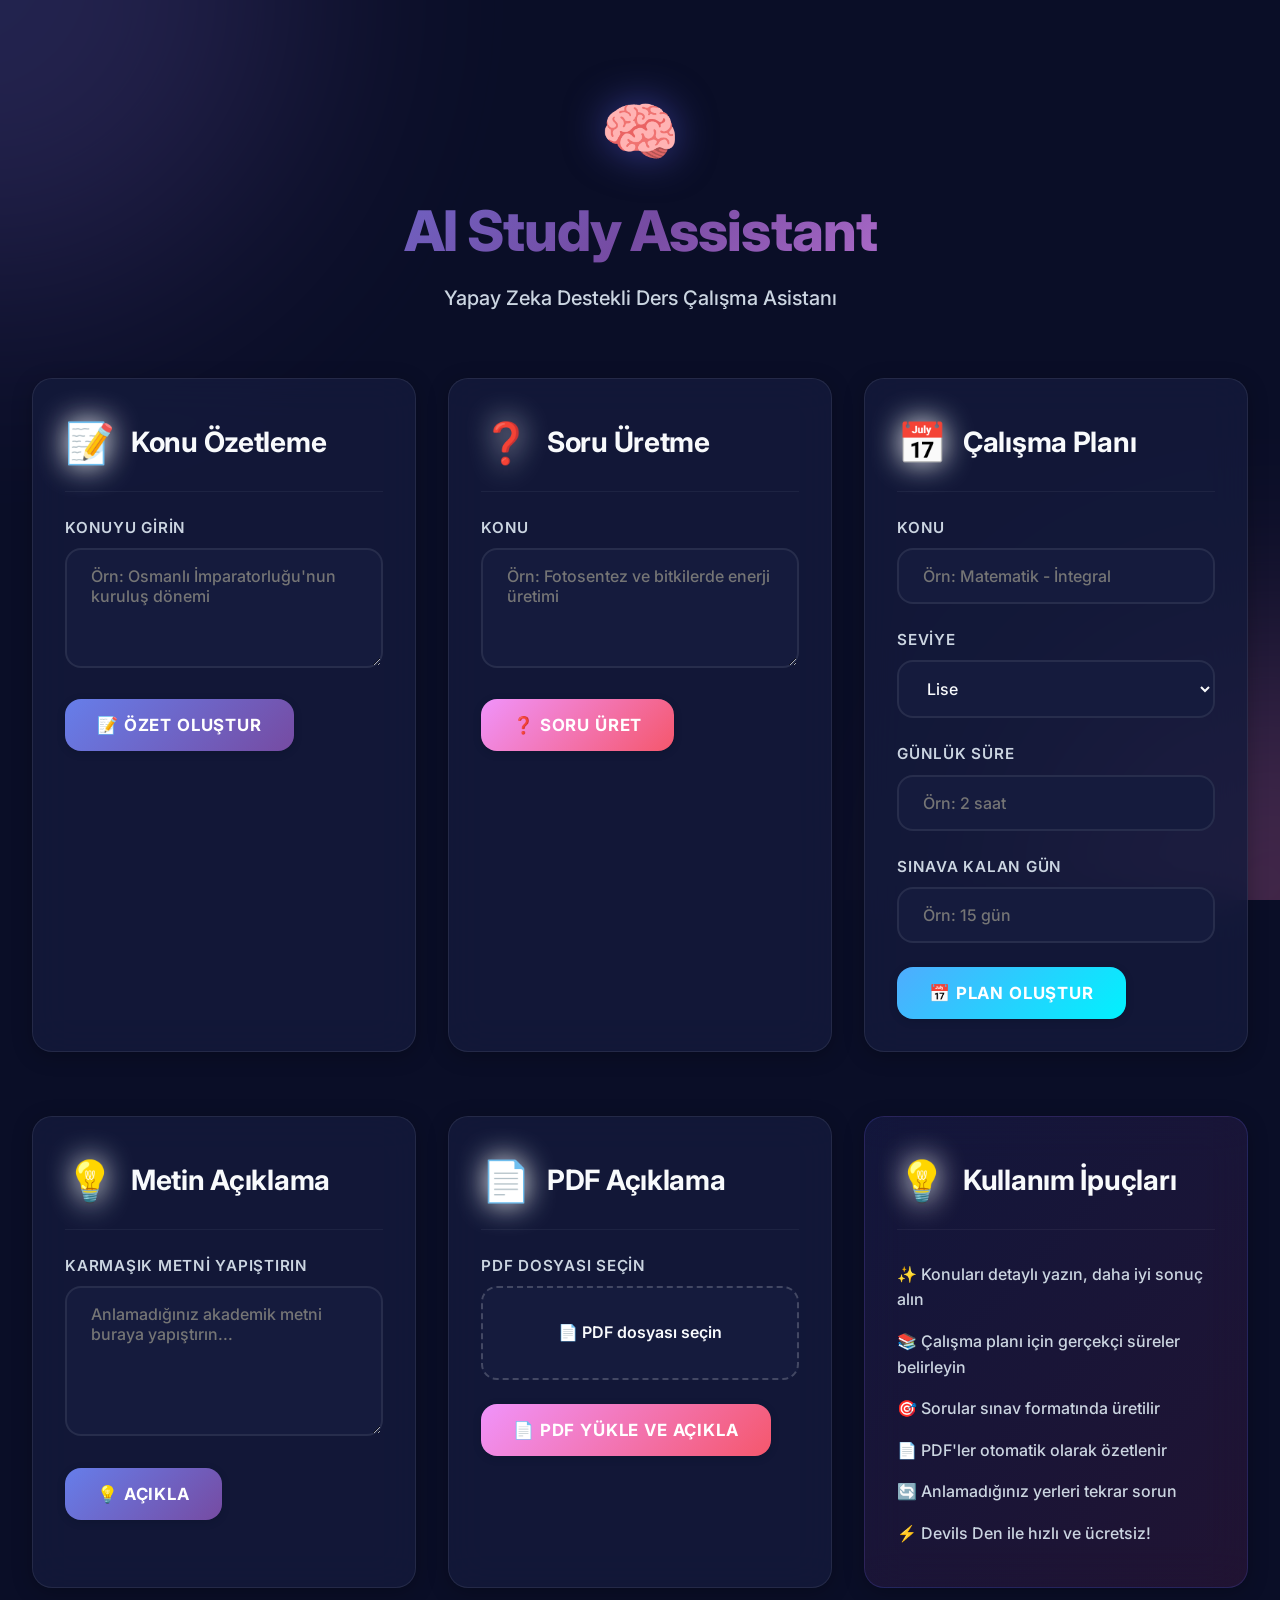
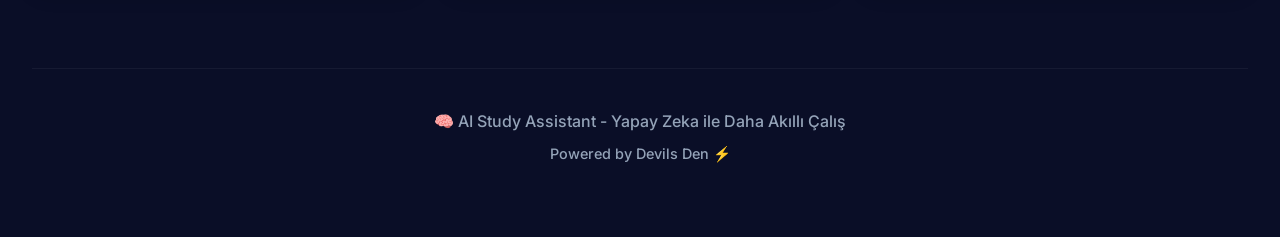
<file: frontend/index.html>
<!DOCTYPE html>
<html lang="tr">

<head>
    <meta charset="UTF-8">
    <meta name="viewport" content="width=device-width, initial-scale=1.0">
    <meta name="description"
        content="Yapay zeka destekli ders çalışma asistanı - Konu özetleme, soru üretme ve çalışma planı oluşturma">
    <title>🧠 AI Study Assistant - Yapay Zeka Destekli Ders Çalışma Asistanı</title>

    <!-- Google Fonts -->
    <link rel="preconnect" href="https://fonts.googleapis.com">
    <link rel="preconnect" href="https://fonts.gstatic.com" crossorigin>
    <link href="https://fonts.googleapis.com/css2?family=Inter:wght@400;500;600;700&display=swap" rel="stylesheet">

    <!-- Styles -->
    <link rel="stylesheet" href="style.css">
</head>

<body>
    <!-- Animated Background -->
    <div class="animated-bg"></div>

    <!-- Main Container -->
    <div class="container">
        <!-- Header -->
        <header>
            <div class="logo">🧠</div>
            <h1>AI Study Assistant</h1>
            <p class="subtitle">Yapay Zeka Destekli Ders Çalışma Asistanı</p>
        </header>

        <!-- Main Grid -->
        <div class="grid">
            <!-- 1. Konu Özetleme -->
            <div class="card" style="animation-delay: 0.1s;">
                <div class="card-header">
                    <span class="card-icon">📝</span>
                    <h2 class="card-title">Konu Özetleme</h2>
                </div>
                <div class="input-group">
                    <label for="konu-input">Konuyu Girin</label>
                    <textarea id="konu-input" placeholder="Örn: Osmanlı İmparatorluğu'nun kuruluş dönemi"></textarea>
                </div>
                <button id="ozet-btn" class="btn btn-primary" onclick="konuOzetle()">
                    📝 Özet Oluştur
                </button>
                <div id="ozet-result" class="result-box hidden"></div>
            </div>

            <!-- 2. Soru Üretme -->
            <div class="card" style="animation-delay: 0.2s;">
                <div class="card-header">
                    <span class="card-icon">❓</span>
                    <h2 class="card-title">Soru Üretme</h2>
                </div>
                <div class="input-group">
                    <label for="soru-konu-input">Konu</label>
                    <textarea id="soru-konu-input"
                        placeholder="Örn: Fotosentez ve bitkilerde enerji üretimi"></textarea>
                </div>
                <button id="soru-btn" class="btn btn-secondary" onclick="soruUret()">
                    ❓ Soru Üret
                </button>
                <div id="soru-result" class="result-box hidden"></div>
            </div>

            <!-- 3. Çalışma Planı -->
            <div class="card" style="animation-delay: 0.3s;">
                <div class="card-header">
                    <span class="card-icon">📅</span>
                    <h2 class="card-title">Çalışma Planı</h2>
                </div>
                <div class="input-group">
                    <label for="plan-konu-input">Konu</label>
                    <input type="text" id="plan-konu-input" placeholder="Örn: Matematik - İntegral">
                </div>
                <div class="input-group">
                    <label for="seviye-select">Seviye</label>
                    <select id="seviye-select">
                        <option value="Lise">Lise</option>
                        <option value="Üniversite">Üniversite</option>
                        <option value="Yüksek Lisans">Yüksek Lisans</option>
                    </select>
                </div>
                <div class="input-group">
                    <label for="sure-input">Günlük Süre</label>
                    <input type="text" id="sure-input" placeholder="Örn: 2 saat">
                </div>
                <div class="input-group">
                    <label for="gun-input">Sınava Kalan Gün</label>
                    <input type="text" id="gun-input" placeholder="Örn: 15 gün">
                </div>
                <button id="plan-btn" class="btn btn-accent" onclick="calismaPlanOlustur()">
                    📅 Plan Oluştur
                </button>
                <div id="plan-result" class="result-box hidden"></div>
            </div>

            <!-- 4. Metin Açıklama -->
            <div class="card" style="animation-delay: 0.4s;">
                <div class="card-header">
                    <span class="card-icon">💡</span>
                    <h2 class="card-title">Metin Açıklama</h2>
                </div>
                <div class="input-group">
                    <label for="metin-input">Karmaşık Metni Yapıştırın</label>
                    <textarea id="metin-input" placeholder="Anlamadığınız akademik metni buraya yapıştırın..."
                        style="min-height: 150px;"></textarea>
                </div>
                <button id="metin-btn" class="btn btn-primary" onclick="metinAcikla()">
                    💡 Açıkla
                </button>
                <div id="metin-result" class="result-box hidden"></div>
            </div>

            <!-- 5. PDF Yükleme -->
            <div class="card" style="animation-delay: 0.5s;">
                <div class="card-header">
                    <span class="card-icon">📄</span>
                    <h2 class="card-title">PDF Açıklama</h2>
                </div>
                <div class="input-group">
                    <label>PDF Dosyası Seçin</label>
                    <div class="file-upload">
                        <input type="file" id="pdf-input" accept=".pdf">
                        <div class="file-upload-label">
                            <span>📄 PDF dosyası seçin</span>
                        </div>
                    </div>
                </div>
                <button id="pdf-btn" class="btn btn-secondary" onclick="pdfYukle()">
                    📄 PDF Yükle ve Açıkla
                </button>
                <div id="pdf-result" class="result-box hidden"></div>
            </div>

            <!-- 6. Hızlı İpuçları -->
            <div class="card tips-card" style="animation-delay: 0.6s;">
                <div class="card-header">
                    <span class="card-icon">💡</span>
                    <h2 class="card-title">Kullanım İpuçları</h2>
                </div>
                <ul>
                    <li>✨ Konuları detaylı yazın, daha iyi sonuç alın</li>
                    <li>📚 Çalışma planı için gerçekçi süreler belirleyin</li>
                    <li>🎯 Sorular sınav formatında üretilir</li>
                    <li>📄 PDF'ler otomatik olarak özetlenir</li>
                    <li>🔄 Anlamadığınız yerleri tekrar sorun</li>
                    <li>⚡ Devils Den ile hızlı ve ücretsiz!</li>
                </ul>
            </div>
        </div>

        <!-- Footer -->
        <footer style="text-align: center; padding: 2rem 0; color: var(--text-muted);">
            <p>🧠 AI Study Assistant - Yapay Zeka ile Daha Akıllı Çalış</p>
            <p style="font-size: 0.9rem; margin-top: 0.5rem;">
                Powered by Devils Den ⚡
            </p>
        </footer>
    </div>

    <!-- Scripts -->
    <script src="script.js"></script>
</body>

</html>
</file>
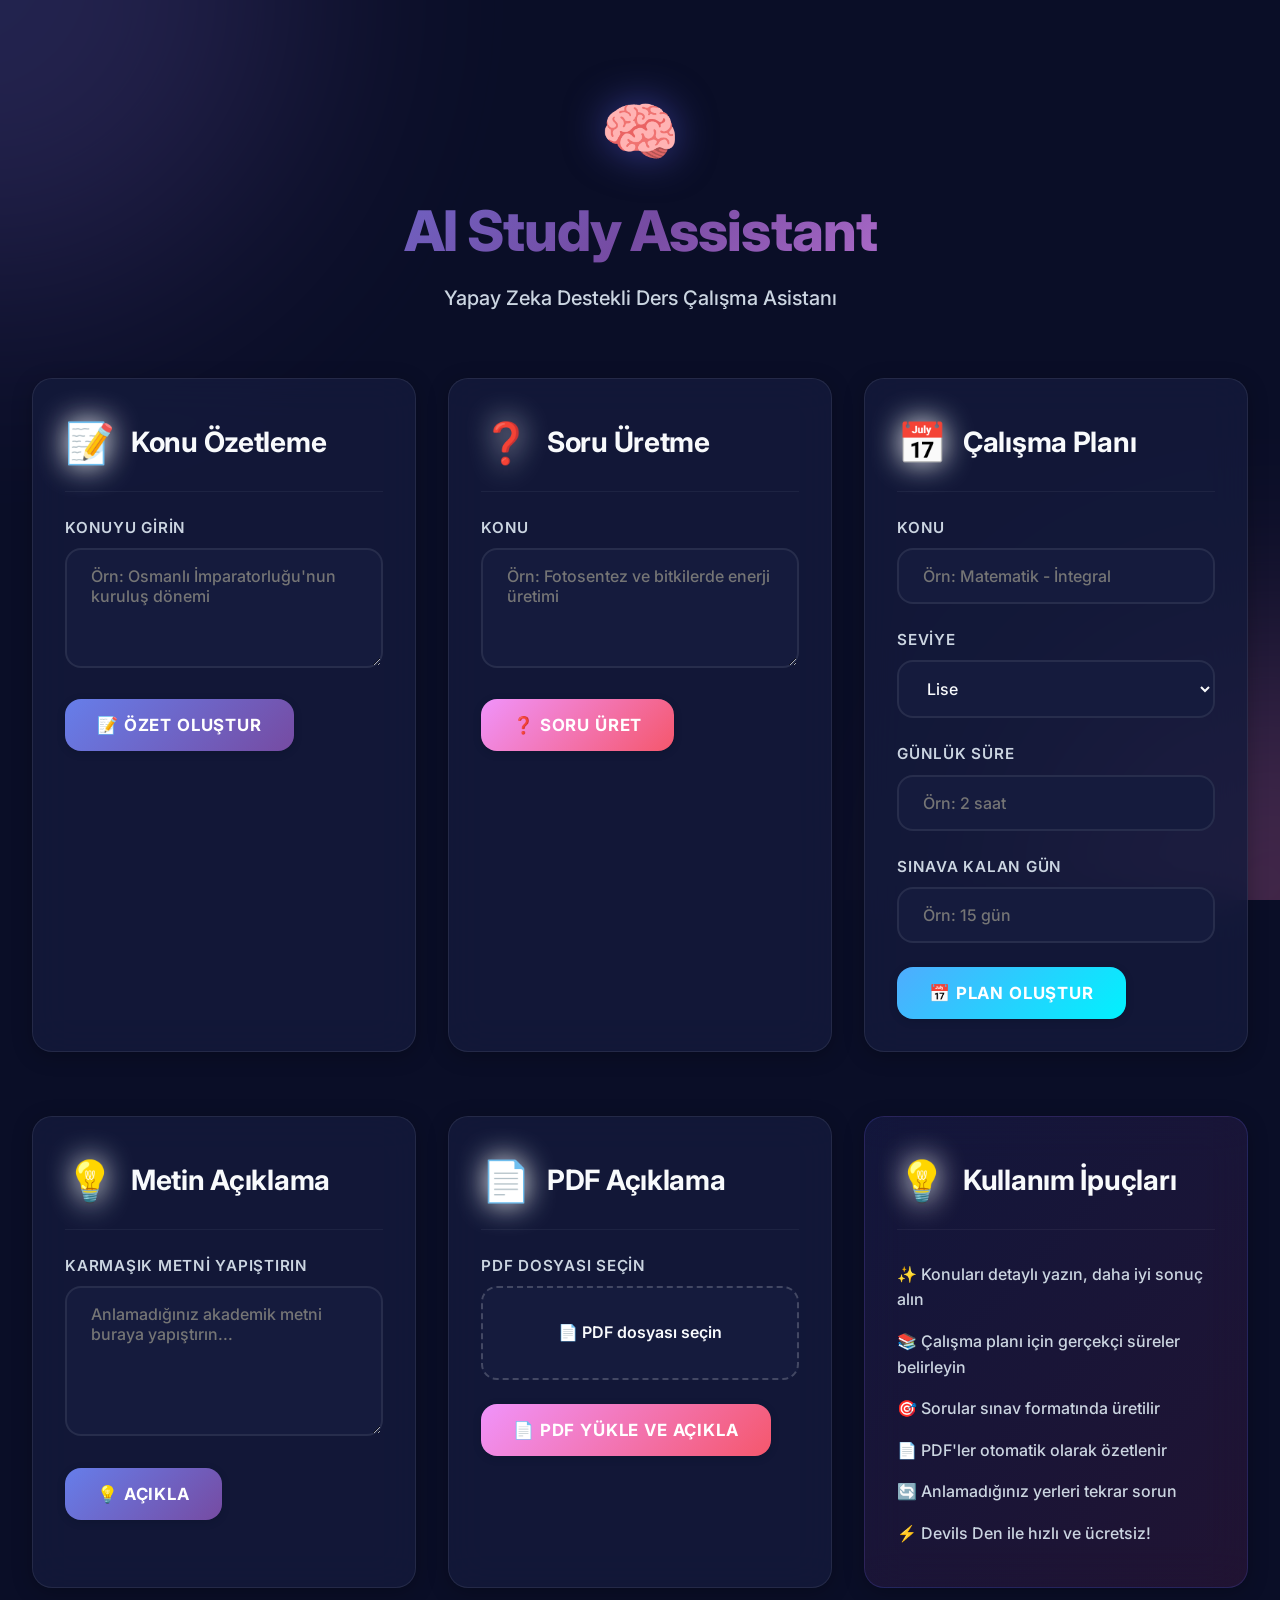
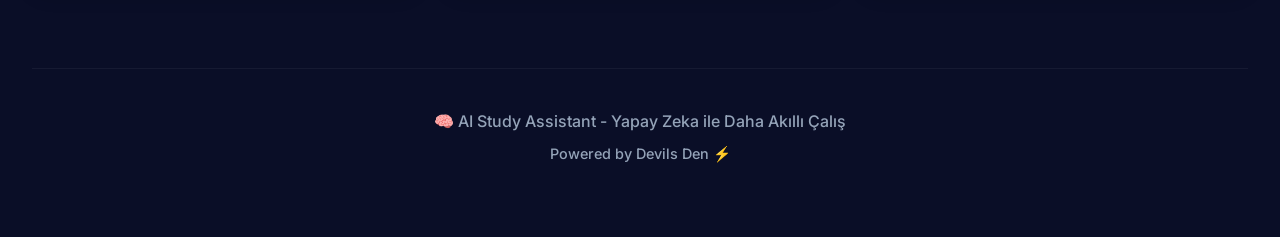
<file: public/index.html>
<!DOCTYPE html>
<html lang="tr">

<head>
    <meta charset="UTF-8">
    <meta name="viewport" content="width=device-width, initial-scale=1.0">
    <meta name="description"
        content="Yapay zeka destekli ders çalışma asistanı - Konu özetleme, soru üretme ve çalışma planı oluşturma">
    <title>🧠 AI Study Assistant - Yapay Zeka Destekli Ders Çalışma Asistanı</title>

    <!-- Google Fonts -->
    <link rel="preconnect" href="https://fonts.googleapis.com">
    <link rel="preconnect" href="https://fonts.gstatic.com" crossorigin>
    <link href="https://fonts.googleapis.com/css2?family=Inter:wght@400;500;600;700&display=swap" rel="stylesheet">

    <!-- Styles -->
    <link rel="stylesheet" href="style.css">
</head>

<body>
    <!-- Animated Background -->
    <div class="animated-bg"></div>

    <!-- Main Container -->
    <div class="container">
        <!-- Header -->
        <header>
            <div class="logo">🧠</div>
            <h1>AI Study Assistant</h1>
            <p class="subtitle">Yapay Zeka Destekli Ders Çalışma Asistanı</p>
        </header>

        <!-- Main Grid -->
        <div class="grid">
            <!-- 1. Konu Özetleme -->
            <div class="card" style="animation-delay: 0.1s;">
                <div class="card-header">
                    <span class="card-icon">📝</span>
                    <h2 class="card-title">Konu Özetleme</h2>
                </div>
                <div class="input-group">
                    <label for="konu-input">Konuyu Girin</label>
                    <textarea id="konu-input" placeholder="Örn: Osmanlı İmparatorluğu'nun kuruluş dönemi"></textarea>
                </div>
                <button id="ozet-btn" class="btn btn-primary" onclick="konuOzetle()">
                    📝 Özet Oluştur
                </button>
                <div id="ozet-result" class="result-box hidden"></div>
            </div>

            <!-- 2. Soru Üretme -->
            <div class="card" style="animation-delay: 0.2s;">
                <div class="card-header">
                    <span class="card-icon">❓</span>
                    <h2 class="card-title">Soru Üretme</h2>
                </div>
                <div class="input-group">
                    <label for="soru-konu-input">Konu</label>
                    <textarea id="soru-konu-input"
                        placeholder="Örn: Fotosentez ve bitkilerde enerji üretimi"></textarea>
                </div>
                <button id="soru-btn" class="btn btn-secondary" onclick="soruUret()">
                    ❓ Soru Üret
                </button>
                <div id="soru-result" class="result-box hidden"></div>
            </div>

            <!-- 3. Çalışma Planı -->
            <div class="card" style="animation-delay: 0.3s;">
                <div class="card-header">
                    <span class="card-icon">📅</span>
                    <h2 class="card-title">Çalışma Planı</h2>
                </div>
                <div class="input-group">
                    <label for="plan-konu-input">Konu</label>
                    <input type="text" id="plan-konu-input" placeholder="Örn: Matematik - İntegral">
                </div>
                <div class="input-group">
                    <label for="seviye-select">Seviye</label>
                    <select id="seviye-select">
                        <option value="Lise">Lise</option>
                        <option value="Üniversite">Üniversite</option>
                        <option value="Yüksek Lisans">Yüksek Lisans</option>
                    </select>
                </div>
                <div class="input-group">
                    <label for="sure-input">Günlük Süre</label>
                    <input type="text" id="sure-input" placeholder="Örn: 2 saat">
                </div>
                <div class="input-group">
                    <label for="gun-input">Sınava Kalan Gün</label>
                    <input type="text" id="gun-input" placeholder="Örn: 15 gün">
                </div>
                <button id="plan-btn" class="btn btn-accent" onclick="calismaPlanOlustur()">
                    📅 Plan Oluştur
                </button>
                <div id="plan-result" class="result-box hidden"></div>
            </div>

            <!-- 4. Metin Açıklama -->
            <div class="card" style="animation-delay: 0.4s;">
                <div class="card-header">
                    <span class="card-icon">💡</span>
                    <h2 class="card-title">Metin Açıklama</h2>
                </div>
                <div class="input-group">
                    <label for="metin-input">Karmaşık Metni Yapıştırın</label>
                    <textarea id="metin-input" placeholder="Anlamadığınız akademik metni buraya yapıştırın..."
                        style="min-height: 150px;"></textarea>
                </div>
                <button id="metin-btn" class="btn btn-primary" onclick="metinAcikla()">
                    💡 Açıkla
                </button>
                <div id="metin-result" class="result-box hidden"></div>
            </div>

            <!-- 5. PDF Yükleme -->
            <div class="card" style="animation-delay: 0.5s;">
                <div class="card-header">
                    <span class="card-icon">📄</span>
                    <h2 class="card-title">PDF Açıklama</h2>
                </div>
                <div class="input-group">
                    <label>PDF Dosyası Seçin</label>
                    <div class="file-upload">
                        <input type="file" id="pdf-input" accept=".pdf">
                        <div class="file-upload-label">
                            <span>📄 PDF dosyası seçin</span>
                        </div>
                    </div>
                </div>
                <button id="pdf-btn" class="btn btn-secondary" onclick="pdfYukle()">
                    📄 PDF Yükle ve Açıkla
                </button>
                <div id="pdf-result" class="result-box hidden"></div>
            </div>

            <!-- 6. Hızlı İpuçları -->
            <div class="card tips-card" style="animation-delay: 0.6s;">
                <div class="card-header">
                    <span class="card-icon">💡</span>
                    <h2 class="card-title">Kullanım İpuçları</h2>
                </div>
                <ul>
                    <li>✨ Konuları detaylı yazın, daha iyi sonuç alın</li>
                    <li>📚 Çalışma planı için gerçekçi süreler belirleyin</li>
                    <li>🎯 Sorular sınav formatında üretilir</li>
                    <li>📄 PDF'ler otomatik olarak özetlenir</li>
                    <li>🔄 Anlamadığınız yerleri tekrar sorun</li>
                    <li>⚡ Devils Den ile hızlı ve ücretsiz!</li>
                </ul>
            </div>
        </div>

        <!-- Footer -->
        <footer style="text-align: center; padding: 2rem 0; color: var(--text-muted);">
            <p>🧠 AI Study Assistant - Yapay Zeka ile Daha Akıllı Çalış</p>
            <p style="font-size: 0.9rem; margin-top: 0.5rem;">
                Powered by Devils Den ⚡
            </p>
        </footer>
    </div>

    <!-- Scripts -->
    <script src="script.js"></script>
</body>

</ht1l>
</file>
<file: frontend/style.css>
@import url('https://fonts.googleapis.com/css2?family=Inter:wght@300;400;500;600;700;800&display=swap');

:root {
    /* Premium Color Palette */
    --primary: #6366f1;
    --primary-dark: #4f46e5;
    --primary-light: #818cf8;
    --secondary: #ec4899;
    --secondary-dark: #db2777;
    --accent: #14b8a6;
    --success: #10b981;
    --warning: #f59e0b;

    /* Dark Theme */
    --bg-primary: #0a0e27;
    --bg-secondary: #151b3d;
    --bg-card: rgba(21, 27, 61, 0.8);
    --bg-glass: rgba(255, 255, 255, 0.03);
    --bg-hover: rgba(255, 255, 255, 0.05);

    /* Text */
    --text-primary: #f8fafc;
    --text-secondary: #cbd5e1;
    --text-muted: #94a3b8;

    /* Gradients */
    --gradient-primary: linear-gradient(135deg, #667eea 0%, #764ba2 100%);
    --gradient-secondary: linear-gradient(135deg, #f093fb 0%, #f5576c 100%);
    --gradient-accent: linear-gradient(135deg, #4facfe 0%, #00f2fe 100%);
    --gradient-success: linear-gradient(135deg, #43e97b 0%, #38f9d7 100%);
    --gradient-hero: linear-gradient(135deg, #667eea 0%, #764ba2 50%, #f093fb 100%);

    /* Shadows */
    --shadow-sm: 0 2px 8px rgba(0, 0, 0, 0.15);
    --shadow-md: 0 4px 20px rgba(0, 0, 0, 0.25);
    --shadow-lg: 0 8px 40px rgba(0, 0, 0, 0.35);
    --shadow-glow: 0 0 30px rgba(99, 102, 241, 0.4);
    --shadow-glow-pink: 0 0 30px rgba(236, 72, 153, 0.4);

    /* Spacing */
    --spacing-xs: 0.5rem;
    --spacing-sm: 1rem;
    --spacing-md: 1.5rem;
    --spacing-lg: 2rem;
    --spacing-xl: 3rem;

    /* Border Radius */
    --radius-sm: 10px;
    --radius-md: 16px;
    --radius-lg: 20px;
    --radius-xl: 28px;

    /* Transitions */
    --transition-fast: 0.2s cubic-bezier(0.4, 0, 0.2, 1);
    --transition-normal: 0.3s cubic-bezier(0.4, 0, 0.2, 1);
    --transition-slow: 0.5s cubic-bezier(0.4, 0, 0.2, 1);
}

* {
    margin: 0;
    padding: 0;
    box-sizing: border-box;
}

body {
    font-family: 'Inter', -apple-system, BlinkMacSystemFont, 'Segoe UI', Roboto, sans-serif;
    background: var(--bg-primary);
    color: var(--text-primary);
    line-height: 1.6;
    overflow-x: hidden;
    min-height: 100vh;
    position: relative;
}

/* Animated Background */
.animated-bg {
    position: fixed;
    top: 0;
    left: 0;
    width: 100%;
    height: 100%;
    z-index: -1;
    background: var(--bg-primary);
    overflow: hidden;
}

.animated-bg::before,
.animated-bg::after {
    content: '';
    position: absolute;
    border-radius: 50%;
    filter: blur(120px);
    opacity: 0.25;
    animation: float 25s infinite ease-in-out;
}

.animated-bg::before {
    width: 600px;
    height: 600px;
    background: linear-gradient(135deg, #667eea, #764ba2);
    top: -300px;
    left: -300px;
}

.animated-bg::after {
    width: 500px;
    height: 500px;
    background: linear-gradient(135deg, #f093fb, #f5576c);
    bottom: -250px;
    right: -250px;
    animation-delay: 12s;
}

@keyframes float {

    0%,
    100% {
        transform: translate(0, 0) scale(1) rotate(0deg);
    }

    33% {
        transform: translate(150px, -150px) scale(1.15) rotate(120deg);
    }

    66% {
        transform: translate(-150px, 150px) scale(0.9) rotate(240deg);
    }
}

/* Container */
.container {
    max-width: 1400px;
    margin: 0 auto;
    padding: var(--spacing-lg);
}

/* Header */
header {
    text-align: center;
    padding: var(--spacing-xl) 0 var(--spacing-lg);
    margin-bottom: var(--spacing-lg);
    position: relative;
}

.logo {
    font-size: 4rem;
    margin-bottom: var(--spacing-sm);
    animation: fadeInDown 0.8s ease, pulse 3s infinite ease-in-out;
    filter: drop-shadow(0 0 20px rgba(99, 102, 241, 0.5));
}

@keyframes pulse {

    0%,
    100% {
        transform: scale(1);
    }

    50% {
        transform: scale(1.05);
    }
}

h1 {
    font-size: 3.5rem;
    font-weight: 800;
    background: var(--gradient-hero);
    -webkit-background-clip: text;
    -webkit-text-fill-color: transparent;
    background-clip: text;
    margin-bottom: var(--spacing-sm);
    animation: fadeInDown 0.8s ease 0.2s both;
    letter-spacing: -0.02em;
    line-height: 1.2;
}

.subtitle {
    font-size: 1.25rem;
    color: var(--text-secondary);
    animation: fadeInDown 0.8s ease 0.4s both;
    font-weight: 500;
}

/* Cards */
.card {
    background: var(--bg-card);
    backdrop-filter: blur(20px);
    border: 1px solid rgba(255, 255, 255, 0.08);
    border-radius: var(--radius-lg);
    padding: var(--spacing-lg);
    margin-bottom: var(--spacing-lg);
    box-shadow: var(--shadow-md);
    transition: all var(--transition-normal);
    animation: fadeInUp 0.8s ease both;
    position: relative;
    overflow: hidden;
}

.card::before {
    content: '';
    position: absolute;
    top: 0;
    left: 0;
    right: 0;
    height: 3px;
    background: var(--gradient-primary);
    opacity: 0;
    transition: opacity var(--transition-normal);
}

.card:hover {
    transform: translateY(-8px);
    box-shadow: var(--shadow-lg), var(--shadow-glow);
    border-color: rgba(99, 102, 241, 0.3);
}

.card:hover::before {
    opacity: 1;
}

.card-header {
    display: flex;
    align-items: center;
    gap: var(--spacing-sm);
    margin-bottom: var(--spacing-md);
    padding-bottom: var(--spacing-sm);
    border-bottom: 1px solid rgba(255, 255, 255, 0.05);
}

.card-icon {
    font-size: 2.5rem;
    filter: drop-shadow(0 0 15px currentColor);
    animation: iconFloat 3s infinite ease-in-out;
}

@keyframes iconFloat {

    0%,
    100% {
        transform: translateY(0);
    }

    50% {
        transform: translateY(-5px);
    }
}

.card-title {
    font-size: 1.75rem;
    font-weight: 700;
    color: var(--text-primary);
    letter-spacing: -0.01em;
}

/* Input Groups */
.input-group {
    margin-bottom: var(--spacing-md);
}

.input-group label {
    display: block;
    margin-bottom: var(--spacing-xs);
    color: var(--text-secondary);
    font-weight: 600;
    font-size: 0.95rem;
    text-transform: uppercase;
    letter-spacing: 0.05em;
}

.input-group input,
.input-group textarea,
.input-group select {
    width: 100%;
    padding: var(--spacing-sm) var(--spacing-md);
    background: var(--bg-secondary);
    border: 2px solid rgba(255, 255, 255, 0.08);
    border-radius: var(--radius-md);
    color: var(--text-primary);
    font-size: 1rem;
    font-family: inherit;
    transition: all var(--transition-fast);
    font-weight: 500;
}

.input-group input:focus,
.input-group textarea:focus,
.input-group select:focus {
    outline: none;
    border-color: var(--primary);
    background: var(--bg-primary);
    box-shadow: 0 0 0 4px rgba(99, 102, 241, 0.15);
    transform: translateY(-2px);
}

.input-group textarea {
    min-height: 120px;
    resize: vertical;
}

/* Buttons */
.btn {
    padding: var(--spacing-sm) var(--spacing-lg);
    border: none;
    border-radius: var(--radius-md);
    font-size: 1.05rem;
    font-weight: 700;
    cursor: pointer;
    transition: all var(--transition-normal);
    position: relative;
    overflow: hidden;
    font-family: inherit;
    text-transform: uppercase;
    letter-spacing: 0.05em;
    box-shadow: var(--shadow-sm);
}

.btn::before {
    content: '';
    position: absolute;
    top: 50%;
    left: 50%;
    width: 0;
    height: 0;
    border-radius: 50%;
    background: rgba(255, 255, 255, 0.25);
    transform: translate(-50%, -50%);
    transition: width 0.6s, height 0.6s;
}

.btn:hover::before {
    width: 400px;
    height: 400px;
}

.btn:active {
    transform: scale(0.98);
}

.btn-primary {
    background: var(--gradient-primary);
    color: white;
}

.btn-primary:hover {
    transform: translateY(-3px);
    box-shadow: var(--shadow-md), var(--shadow-glow);
}

.btn-secondary {
    background: var(--gradient-secondary);
    color: white;
}

.btn-secondary:hover {
    transform: translateY(-3px);
    box-shadow: var(--shadow-md), var(--shadow-glow-pink);
}

.btn-accent {
    background: var(--gradient-accent);
    color: white;
}

.btn-accent:hover {
    transform: translateY(-3px);
    box-shadow: var(--shadow-md), 0 0 30px rgba(20, 184, 166, 0.4);
}

.btn:disabled {
    opacity: 0.6;
    cursor: not-allowed;
    transform: none !important;
}

.btn-group {
    display: flex;
    gap: var(--spacing-sm);
    flex-wrap: wrap;
}

/* Loading Spinner */
.loading {
    display: inline-block;
    width: 22px;
    height: 22px;
    border: 3px solid rgba(255, 255, 255, 0.3);
    border-radius: 50%;
    border-top-color: white;
    animation: spin 0.7s linear infinite;
}

@keyframes spin {
    to {
        transform: rotate(360deg);
    }
}

/* Result Box */
.result-box {
    background: var(--bg-primary);
    border: 2px solid rgba(99, 102, 241, 0.3);
    border-radius: var(--radius-md);
    padding: var(--spacing-lg);
    margin-top: var(--spacing-md);
    white-space: pre-wrap;
    line-height: 1.9;
    animation: fadeIn 0.5s ease, slideUp 0.5s ease;
    box-shadow: var(--shadow-md);
    position: relative;
    overflow: hidden;
}

.result-box::before {
    content: '';
    position: absolute;
    top: 0;
    left: 0;
    right: 0;
    height: 3px;
    background: var(--gradient-primary);
}

.result-box h3 {
    color: var(--primary-light);
    margin-bottom: var(--spacing-sm);
    font-size: 1.3rem;
    font-weight: 700;
    display: flex;
    align-items: center;
    gap: var(--spacing-xs);
}

@keyframes slideUp {
    from {
        transform: translateY(20px);
        opacity: 0;
    }

    to {
        transform: translateY(0);
        opacity: 1;
    }
}

/* Grid Layout */
.grid {
    display: grid;
    grid-template-columns: repeat(auto-fit, minmax(350px, 1fr));
    gap: var(--spacing-lg);
}

/* Animations */
@keyframes fadeIn {
    from {
        opacity: 0;
    }

    to {
        opacity: 1;
    }
}

@keyframes fadeInUp {
    from {
        opacity: 0;
        transform: translateY(40px);
    }

    to {
        opacity: 1;
        transform: translateY(0);
    }
}

@keyframes fadeInDown {
    from {
        opacity: 0;
        transform: translateY(-40px);
    }

    to {
        opacity: 1;
        transform: translateY(0);
    }
}

/* File Upload */
.file-upload {
    position: relative;
    display: inline-block;
    width: 100%;
}

.file-upload input[type="file"] {
    position: absolute;
    opacity: 0;
    width: 100%;
    height: 100%;
    cursor: pointer;
}

.file-upload-label {
    display: flex;
    align-items: center;
    justify-content: center;
    gap: var(--spacing-sm);
    padding: var(--spacing-lg);
    background: var(--bg-secondary);
    border: 2px dashed rgba(255, 255, 255, 0.2);
    border-radius: var(--radius-md);
    cursor: pointer;
    transition: all var(--transition-normal);
    font-weight: 600;
}

.file-upload-label:hover {
    border-color: var(--primary);
    background: rgba(99, 102, 241, 0.1);
    transform: translateY(-2px);
}

/* Tips Card */
.tips-card {
    background: linear-gradient(135deg, rgba(99, 102, 241, 0.1), rgba(236, 72, 153, 0.1));
    border: 1px solid rgba(99, 102, 241, 0.2);
}

.tips-card ul {
    list-style: none;
    padding: 0;
}

.tips-card li {
    padding: var(--spacing-xs) 0;
    color: var(--text-secondary);
    font-weight: 500;
    transition: all var(--transition-fast);
}

.tips-card li:hover {
    color: var(--text-primary);
    transform: translateX(5px);
}

/* Footer */
footer {
    text-align: center;
    padding: var(--spacing-xl) 0;
    color: var(--text-muted);
    margin-top: var(--spacing-xl);
    border-top: 1px solid rgba(255, 255, 255, 0.05);
}

footer p {
    margin: var(--spacing-xs) 0;
    font-weight: 500;
}

/* Responsive */
@media (max-width: 768px) {
    h1 {
        font-size: 2.5rem;
    }

    .logo {
        font-size: 3rem;
    }

    .container {
        padding: var(--spacing-sm);
    }

    .card {
        padding: var(--spacing-md);
    }

    .grid {
        grid-template-columns: 1fr;
    }

    .btn-group {
        flex-direction: column;
    }

    .btn {
        width: 100%;
    }
}

/* Utility Classes */
.text-center {
    text-align: center;
}

.mt-1 {
    margin-top: var(--spacing-sm);
}

.mt-2 {
    margin-top: var(--spacing-md);
}

.mt-3 {
    margin-top: var(--spacing-lg);
}

.mb-1 {
    margin-bottom: var(--spacing-sm);
}

.mb-2 {
    margin-bottom: var(--spacing-md);
}

.mb-3 {
    margin-bottom: var(--spacing-lg);
}

.hidden {
    display: none;
}

/* Result Panel (Side Panel like Claude) */
.result-panel {
    position: fixed;
    top: 0;
    right: 0;
    width: 100%;
    height: 100%;
    z-index: 1000;
    pointer-events: none;
}

.result-panel.active {
    pointer-events: all;
}

.result-panel-overlay {
    position: absolute;
    top: 0;
    left: 0;
    width: 100%;
    height: 100%;
    background: rgba(0, 0, 0, 0.7);
    backdrop-filter: blur(4px);
    opacity: 0;
    transition: opacity var(--transition-normal);
    cursor: pointer;
}

.result-panel.active .result-panel-overlay {
    opacity: 1;
}

.result-panel-content {
    position: absolute;
    top: 0;
    right: 0;
    width: 600px;
    max-width: 90vw;
    height: 100%;
    background: var(--bg-secondary);
    box-shadow: -10px 0 50px rgba(0, 0, 0, 0.5);
    transform: translateX(100%);
    transition: transform var(--transition-normal);
    display: flex;
    flex-direction: column;
    border-left: 3px solid var(--primary);
}

.result-panel.active .result-panel-content {
    transform: translateX(0);
}

.result-panel-header {
    display: flex;
    align-items: center;
    justify-content: space-between;
    padding: var(--spacing-lg);
    border-bottom: 1px solid rgba(255, 255, 255, 0.1);
    background: var(--bg-card);
    backdrop-filter: blur(20px);
}

.result-panel-title {
    display: flex;
    align-items: center;
    gap: var(--spacing-sm);
}

.result-panel-icon {
    font-size: 2rem;
    filter: drop-shadow(0 0 10px currentColor);
}

.result-panel-title h2 {
    font-size: 1.5rem;
    font-weight: 700;
    color: var(--text-primary);
    margin: 0;
}

.result-panel-close {
    background: rgba(255, 255, 255, 0.05);
    border: 1px solid rgba(255, 255, 255, 0.1);
    border-radius: var(--radius-sm);
    padding: var(--spacing-xs);
    cursor: pointer;
    transition: all var(--transition-fast);
    color: var(--text-secondary);
    display: flex;
    align-items: center;
    justify-content: center;
}

.result-panel-close:hover {
    background: rgba(255, 255, 255, 0.1);
    color: var(--text-primary);
    transform: rotate(90deg);
}

.result-panel-body {
    flex: 1;
    overflow-y: auto;
    padding: var(--spacing-lg);
    line-height: 1.8;
    color: var(--text-secondary);
}

.result-panel-body h2 {
    color: var(--primary-light);
    font-size: 1.5rem;
    margin: var(--spacing-lg) 0 var(--spacing-sm);
    font-weight: 700;
}

.result-panel-body h3 {
    color: var(--primary-light);
    font-size: 1.25rem;
    margin: var(--spacing-md) 0 var(--spacing-sm);
    font-weight: 600;
}

.result-panel-body p {
    margin-bottom: var(--spacing-sm);
    color: var(--text-secondary);
}

.result-panel-body strong {
    color: var(--text-primary);
    font-weight: 600;
}

.result-panel-body em {
    color: var(--primary-light);
    font-style: italic;
}

.result-panel-body hr {
    border: none;
    border-top: 1px solid rgba(255, 255, 255, 0.1);
    margin: var(--spacing-md) 0;
}

.result-panel-footer {
    display: flex;
    gap: var(--spacing-sm);
    padding: var(--spacing-lg);
    border-top: 1px solid rgba(255, 255, 255, 0.1);
    background: var(--bg-card);
}

.btn-copy {
    flex: 1;
    padding: var(--spacing-sm) var(--spacing-md);
    background: var(--gradient-primary);
    color: white;
    border: none;
    border-radius: var(--radius-md);
    font-weight: 600;
    cursor: pointer;
    transition: all var(--transition-normal);
    display: flex;
    align-items: center;
    justify-content: center;
    gap: var(--spacing-xs);
    font-family: inherit;
}

.btn-copy:hover {
    transform: translateY(-2px);
    box-shadow: var(--shadow-md), var(--shadow-glow);
}

.btn-close-panel {
    padding: var(--spacing-sm) var(--spacing-md);
    background: rgba(255, 255, 255, 0.05);
    color: var(--text-secondary);
    border: 1px solid rgba(255, 255, 255, 0.1);
    border-radius: var(--radius-md);
    font-weight: 600;
    cursor: pointer;
    transition: all var(--transition-fast);
    font-family: inherit;
}

.btn-close-panel:hover {
    background: rgba(255, 255, 255, 0.1);
    color: var(--text-primary);
}

.error-message {
    color: #f87171;
    background: rgba(248, 113, 113, 0.1);
    border: 1px solid rgba(248, 113, 113, 0.3);
    border-radius: var(--radius-md);
    padding: var(--spacing-md);
    margin: var(--spacing-sm) 0;
}

/* Scrollbar */
::-webkit-scrollbar {
    width: 10px;
}

::-webkit-scrollbar-track {
    background: var(--bg-secondary);
}

::-webkit-scrollbar-thumb {
    background: var(--primary);
    border-radius: 5px;
}

::-webkit-scrollbar-thumb:hover {
    background: var(--primary-dark);
}

/* Responsive for Result Panel */
@media (max-width: 768px) {
    .result-panel-content {
        width: 100%;
        max-width: 100%;
    }
}
</file>
<file: public/style.css>
@import url('https://fonts.googleapis.com/css2?family=Inter:wght@300;400;500;600;700;800&display=swap');

:root {
    /* Premium Color Palette */
    --primary: #6366f1;
    --primary-dark: #4f46e5;
    --primary-light: #818cf8;
    --secondary: #ec4899;
    --secondary-dark: #db2777;
    --accent: #14b8a6;
    --success: #10b981;
    --warning: #f59e0b;

    /* Dark Theme */
    --bg-primary: #0a0e27;
    --bg-secondary: #151b3d;
    --bg-card: rgba(21, 27, 61, 0.8);
    --bg-glass: rgba(255, 255, 255, 0.03);
    --bg-hover: rgba(255, 255, 255, 0.05);

    /* Text */
    --text-primary: #f8fafc;
    --text-secondary: #cbd5e1;
    --text-muted: #94a3b8;

    /* Gradients */
    --gradient-primary: linear-gradient(135deg, #667eea 0%, #764ba2 100%);
    --gradient-secondary: linear-gradient(135deg, #f093fb 0%, #f5576c 100%);
    --gradient-accent: linear-gradient(135deg, #4facfe 0%, #00f2fe 100%);
    --gradient-success: linear-gradient(135deg, #43e97b 0%, #38f9d7 100%);
    --gradient-hero: linear-gradient(135deg, #667eea 0%, #764ba2 50%, #f093fb 100%);

    /* Shadows */
    --shadow-sm: 0 2px 8px rgba(0, 0, 0, 0.15);
    --shadow-md: 0 4px 20px rgba(0, 0, 0, 0.25);
    --shadow-lg: 0 8px 40px rgba(0, 0, 0, 0.35);
    --shadow-glow: 0 0 30px rgba(99, 102, 241, 0.4);
    --shadow-glow-pink: 0 0 30px rgba(236, 72, 153, 0.4);

    /* Spacing */
    --spacing-xs: 0.5rem;
    --spacing-sm: 1rem;
    --spacing-md: 1.5rem;
    --spacing-lg: 2rem;
    --spacing-xl: 3rem;

    /* Border Radius */
    --radius-sm: 10px;
    --radius-md: 16px;
    --radius-lg: 20px;
    --radius-xl: 28px;

    /* Transitions */
    --transition-fast: 0.2s cubic-bezier(0.4, 0, 0.2, 1);
    --transition-normal: 0.3s cubic-bezier(0.4, 0, 0.2, 1);
    --transition-slow: 0.5s cubic-bezier(0.4, 0, 0.2, 1);
}

* {
    margin: 0;
    padding: 0;
    box-sizing: border-box;
}

body {
    font-family: 'Inter', -apple-system, BlinkMacSystemFont, 'Segoe UI', Roboto, sans-serif;
    background: var(--bg-primary);
    color: var(--text-primary);
    line-height: 1.6;
    overflow-x: hidden;
    min-height: 100vh;
    position: relative;
}

/* Animated Background */
.animated-bg {
    position: fixed;
    top: 0;
    left: 0;
    width: 100%;
    height: 100%;
    z-index: -1;
    background: var(--bg-primary);
    overflow: hidden;
}

.animated-bg::before,
.animated-bg::after {
    content: '';
    position: absolute;
    border-radius: 50%;
    filter: blur(120px);
    opacity: 0.25;
    animation: float 25s infinite ease-in-out;
}

.animated-bg::before {
    width: 600px;
    height: 600px;
    background: linear-gradient(135deg, #667eea, #764ba2);
    top: -300px;
    left: -300px;
}

.animated-bg::after {
    width: 500px;
    height: 500px;
    background: linear-gradient(135deg, #f093fb, #f5576c);
    bottom: -250px;
    right: -250px;
    animation-delay: 12s;
}

@keyframes float {

    0%,
    100% {
        transform: translate(0, 0) scale(1) rotate(0deg);
    }

    33% {
        transform: translate(150px, -150px) scale(1.15) rotate(120deg);
    }

    66% {
        transform: translate(-150px, 150px) scale(0.9) rotate(240deg);
    }
}

/* Container */
.container {
    max-width: 1400px;
    margin: 0 auto;
    padding: var(--spacing-lg);
}

/* Header */
header {
    text-align: center;
    padding: var(--spacing-xl) 0 var(--spacing-lg);
    margin-bottom: var(--spacing-lg);
    position: relative;
}

.logo {
    font-size: 4rem;
    margin-bottom: var(--spacing-sm);
    animation: fadeInDown 0.8s ease, pulse 3s infinite ease-in-out;
    filter: drop-shadow(0 0 20px rgba(99, 102, 241, 0.5));
}

@keyframes pulse {

    0%,
    100% {
        transform: scale(1);
    }

    50% {
        transform: scale(1.05);
    }
}

h1 {
    font-size: 3.5rem;
    font-weight: 800;
    background: var(--gradient-hero);
    -webkit-background-clip: text;
    -webkit-text-fill-color: transparent;
    background-clip: text;
    margin-bottom: var(--spacing-sm);
    animation: fadeInDown 0.8s ease 0.2s both;
    letter-spacing: -0.02em;
    line-height: 1.2;
}

.subtitle {
    font-size: 1.25rem;
    color: var(--text-secondary);
    animation: fadeInDown 0.8s ease 0.4s both;
    font-weight: 500;
}

/* Cards */
.card {
    background: var(--bg-card);
    backdrop-filter: blur(20px);
    border: 1px solid rgba(255, 255, 255, 0.08);
    border-radius: var(--radius-lg);
    padding: var(--spacing-lg);
    margin-bottom: var(--spacing-lg);
    box-shadow: var(--shadow-md);
    transition: all var(--transition-normal);
    animation: fadeInUp 0.8s ease both;
    position: relative;
    overflow: hidden;
}

.card::before {
    content: '';
    position: absolute;
    top: 0;
    left: 0;
    right: 0;
    height: 3px;
    background: var(--gradient-primary);
    opacity: 0;
    transition: opacity var(--transition-normal);
}

.card:hover {
    transform: translateY(-8px);
    box-shadow: var(--shadow-lg), var(--shadow-glow);
    border-color: rgba(99, 102, 241, 0.3);
}

.card:hover::before {
    opacity: 1;
}

.card-header {
    display: flex;
    align-items: center;
    gap: var(--spacing-sm);
    margin-bottom: var(--spacing-md);
    padding-bottom: var(--spacing-sm);
    border-bottom: 1px solid rgba(255, 255, 255, 0.05);
}

.card-icon {
    font-size: 2.5rem;
    filter: drop-shadow(0 0 15px currentColor);
    animation: iconFloat 3s infinite ease-in-out;
}

@keyframes iconFloat {

    0%,
    100% {
        transform: translateY(0);
    }

    50% {
        transform: translateY(-5px);
    }
}

.card-title {
    font-size: 1.75rem;
    font-weight: 700;
    color: var(--text-primary);
    letter-spacing: -0.01em;
}

/* Input Groups */
.input-group {
    margin-bottom: var(--spacing-md);
}

.input-group label {
    display: block;
    margin-bottom: var(--spacing-xs);
    color: var(--text-secondary);
    font-weight: 600;
    font-size: 0.95rem;
    text-transform: uppercase;
    letter-spacing: 0.05em;
}

.input-group input,
.input-group textarea,
.input-group select {
    width: 100%;
    padding: var(--spacing-sm) var(--spacing-md);
    background: var(--bg-secondary);
    border: 2px solid rgba(255, 255, 255, 0.08);
    border-radius: var(--radius-md);
    color: var(--text-primary);
    font-size: 1rem;
    font-family: inherit;
    transition: all var(--transition-fast);
    font-weight: 500;
}

.input-group input:focus,
.input-group textarea:focus,
.input-group select:focus {
    outline: none;
    border-color: var(--primary);
    background: var(--bg-primary);
    box-shadow: 0 0 0 4px rgba(99, 102, 241, 0.15);
    transform: translateY(-2px);
}

.input-group textarea {
    min-height: 120px;
    resize: vertical;
}

/* Buttons */
.btn {
    padding: var(--spacing-sm) var(--spacing-lg);
    border: none;
    border-radius: var(--radius-md);
    font-size: 1.05rem;
    font-weight: 700;
    cursor: pointer;
    transition: all var(--transition-normal);
    position: relative;
    overflow: hidden;
    font-family: inherit;
    text-transform: uppercase;
    letter-spacing: 0.05em;
    box-shadow: var(--shadow-sm);
}

.btn::before {
    content: '';
    position: absolute;
    top: 50%;
    left: 50%;
    width: 0;
    height: 0;
    border-radius: 50%;
    background: rgba(255, 255, 255, 0.25);
    transform: translate(-50%, -50%);
    transition: width 0.6s, height 0.6s;
}

.btn:hover::before {
    width: 400px;
    height: 400px;
}

.btn:active {
    transform: scale(0.98);
}

.btn-primary {
    background: var(--gradient-primary);
    color: white;
}

.btn-primary:hover {
    transform: translateY(-3px);
    box-shadow: var(--shadow-md), var(--shadow-glow);
}

.btn-secondary {
    background: var(--gradient-secondary);
    color: white;
}

.btn-secondary:hover {
    transform: translateY(-3px);
    box-shadow: var(--shadow-md), var(--shadow-glow-pink);
}

.btn-accent {
    background: var(--gradient-accent);
    color: white;
}

.btn-accent:hover {
    transform: translateY(-3px);
    box-shadow: var(--shadow-md), 0 0 30px rgba(20, 184, 166, 0.4);
}

.btn:disabled {
    opacity: 0.6;
    cursor: not-allowed;
    transform: none !important;
}

.btn-group {
    display: flex;
    gap: var(--spacing-sm);
    flex-wrap: wrap;
}

/* Loading Spinner */
.loading {
    display: inline-block;
    width: 22px;
    height: 22px;
    border: 3px solid rgba(255, 255, 255, 0.3);
    border-radius: 50%;
    border-top-color: white;
    animation: spin 0.7s linear infinite;
}

@keyframes spin {
    to {
        transform: rotate(360deg);
    }
}

/* Result Box */
.result-box {
    background: var(--bg-primary);
    border: 2px solid rgba(99, 102, 241, 0.3);
    border-radius: var(--radius-md);
    padding: var(--spacing-lg);
    margin-top: var(--spacing-md);
    white-space: pre-wrap;
    line-height: 1.9;
    animation: fadeIn 0.5s ease, slideUp 0.5s ease;
    box-shadow: var(--shadow-md);
    position: relative;
    overflow: hidden;
}

.result-box::before {
    content: '';
    position: absolute;
    top: 0;
    left: 0;
    right: 0;
    height: 3px;
    background: var(--gradient-primary);
}

.result-box h3 {
    color: var(--primary-light);
    margin-bottom: var(--spacing-sm);
    font-size: 1.3rem;
    font-weight: 700;
    display: flex;
    align-items: center;
    gap: var(--spacing-xs);
}

@keyframes slideUp {
    from {
        transform: translateY(20px);
        opacity: 0;
    }

    to {
        transform: translateY(0);
        opacity: 1;
    }
}

/* Grid Layout */
.grid {
    display: grid;
    grid-template-columns: repeat(auto-fit, minmax(350px, 1fr));
    gap: var(--spacing-lg);
}

/* Animations */
@keyframes fadeIn {
    from {
        opacity: 0;
    }

    to {
        opacity: 1;
    }
}

@keyframes fadeInUp {
    from {
        opacity: 0;
        transform: translateY(40px);
    }

    to {
        opacity: 1;
        transform: translateY(0);
    }
}

@keyframes fadeInDown {
    from {
        opacity: 0;
        transform: translateY(-40px);
    }

    to {
        opacity: 1;
        transform: translateY(0);
    }
}

/* File Upload */
.file-upload {
    position: relative;
    display: inline-block;
    width: 100%;
}

.file-upload input[type="file"] {
    position: absolute;
    opacity: 0;
    width: 100%;
    height: 100%;
    cursor: pointer;
}

.file-upload-label {
    display: flex;
    align-items: center;
    justify-content: center;
    gap: var(--spacing-sm);
    padding: var(--spacing-lg);
    background: var(--bg-secondary);
    border: 2px dashed rgba(255, 255, 255, 0.2);
    border-radius: var(--radius-md);
    cursor: pointer;
    transition: all var(--transition-normal);
    font-weight: 600;
}

.file-upload-label:hover {
    border-color: var(--primary);
    background: rgba(99, 102, 241, 0.1);
    transform: translateY(-2px);
}

/* Tips Card */
.tips-card {
    background: linear-gradient(135deg, rgba(99, 102, 241, 0.1), rgba(236, 72, 153, 0.1));
    border: 1px solid rgba(99, 102, 241, 0.2);
}

.tips-card ul {
    list-style: none;
    padding: 0;
}

.tips-card li {
    padding: var(--spacing-xs) 0;
    color: var(--text-secondary);
    font-weight: 500;
    transition: all var(--transition-fast);
}

.tips-card li:hover {
    color: var(--text-primary);
    transform: translateX(5px);
}

/* Footer */
footer {
    text-align: center;
    padding: var(--spacing-xl) 0;
    color: var(--text-muted);
    margin-top: var(--spacing-xl);
    border-top: 1px solid rgba(255, 255, 255, 0.05);
}

footer p {
    margin: var(--spacing-xs) 0;
    font-weight: 500;
}

/* Responsive */
@media (max-width: 768px) {
    h1 {
        font-size: 2.5rem;
    }

    .logo {
        font-size: 3rem;
    }

    .container {
        padding: var(--spacing-sm);
    }

    .card {
        padding: var(--spacing-md);
    }

    .grid {
        grid-template-columns: 1fr;
    }

    .btn-group {
        flex-direction: column;
    }

    .btn {
        width: 100%;
    }
}

/* Utility Classes */
.text-center {
    text-align: center;
}

.mt-1 {
    margin-top: var(--spacing-sm);
}

.mt-2 {
    margin-top: var(--spacing-md);
}

.mt-3 {
    margin-top: var(--spacing-lg);
}

.mb-1 {
    margin-bottom: var(--spacing-sm);
}

.mb-2 {
    margin-bottom: var(--spacing-md);
}

.mb-3 {
    margin-bottom: var(--spacing-lg);
}

.hidden {
    display: none;
}

/* Result Panel (Side Panel like Claude) */
.result-panel {
    position: fixed;
    top: 0;
    right: 0;
    width: 100%;
    height: 100%;
    z-index: 1000;
    pointer-events: none;
}

.result-panel.active {
    pointer-events: all;
}

.result-panel-overlay {
    position: absolute;
    top: 0;
    left: 0;
    width: 100%;
    height: 100%;
    background: rgba(0, 0, 0, 0.7);
    backdrop-filter: blur(4px);
    opacity: 0;
    transition: opacity var(--transition-normal);
    cursor: pointer;
}

.result-panel.active .result-panel-overlay {
    opacity: 1;
}

.result-panel-content {
    position: absolute;
    top: 0;
    right: 0;
    width: 600px;
    max-width: 90vw;
    height: 100%;
    background: var(--bg-secondary);
    box-shadow: -10px 0 50px rgba(0, 0, 0, 0.5);
    transform: translateX(100%);
    transition: transform var(--transition-normal);
    display: flex;
    flex-direction: column;
    border-left: 3px solid var(--primary);
}

.result-panel.active .result-panel-content {
    transform: translateX(0);
}

.result-panel-header {
    display: flex;
    align-items: center;
    justify-content: space-between;
    padding: var(--spacing-lg);
    border-bottom: 1px solid rgba(255, 255, 255, 0.1);
    background: var(--bg-card);
    backdrop-filter: blur(20px);
}

.result-panel-title {
    display: flex;
    align-items: center;
    gap: var(--spacing-sm);
}

.result-panel-icon {
    font-size: 2rem;
    filter: drop-shadow(0 0 10px currentColor);
}

.result-panel-title h2 {
    font-size: 1.5rem;
    font-weight: 700;
    color: var(--text-primary);
    margin: 0;
}

.result-panel-close {
    background: rgba(255, 255, 255, 0.05);
    border: 1px solid rgba(255, 255, 255, 0.1);
    border-radius: var(--radius-sm);
    padding: var(--spacing-xs);
    cursor: pointer;
    transition: all var(--transition-fast);
    color: var(--text-secondary);
    display: flex;
    align-items: center;
    justify-content: center;
}

.result-panel-close:hover {
    background: rgba(255, 255, 255, 0.1);
    color: var(--text-primary);
    transform: rotate(90deg);
}

.result-panel-body {
    flex: 1;
    overflow-y: auto;
    padding: var(--spacing-lg);
    line-height: 1.8;
    color: var(--text-secondary);
}

.result-panel-body h2 {
    color: var(--primary-light);
    font-size: 1.5rem;
    margin: var(--spacing-lg) 0 var(--spacing-sm);
    font-weight: 700;
}

.result-panel-body h3 {
    color: var(--primary-light);
    font-size: 1.25rem;
    margin: var(--spacing-md) 0 var(--spacing-sm);
    font-weight: 600;
}

.result-panel-body p {
    margin-bottom: var(--spacing-sm);
    color: var(--text-secondary);
}

.result-panel-body strong {
    color: var(--text-primary);
    font-weight: 600;
}

.result-panel-body em {
    color: var(--primary-light);
    font-style: italic;
}

.result-panel-body hr {
    border: none;
    border-top: 1px solid rgba(255, 255, 255, 0.1);
    margin: var(--spacing-md) 0;
}

.result-panel-footer {
    display: flex;
    gap: var(--spacing-sm);
    padding: var(--spacing-lg);
    border-top: 1px solid rgba(255, 255, 255, 0.1);
    background: var(--bg-card);
}

.btn-copy {
    flex: 1;
    padding: var(--spacing-sm) var(--spacing-md);
    background: var(--gradient-primary);
    color: white;
    border: none;
    border-radius: var(--radius-md);
    font-weight: 600;
    cursor: pointer;
    transition: all var(--transition-normal);
    display: flex;
    align-items: center;
    justify-content: center;
    gap: var(--spacing-xs);
    font-family: inherit;
}

.btn-copy:hover {
    transform: translateY(-2px);
    box-shadow: var(--shadow-md), var(--shadow-glow);
}

.btn-close-panel {
    padding: var(--spacing-sm) var(--spacing-md);
    background: rgba(255, 255, 255, 0.05);
    color: var(--text-secondary);
    border: 1px solid rgba(255, 255, 255, 0.1);
    border-radius: var(--radius-md);
    font-weight: 600;
    cursor: pointer;
    transition: all var(--transition-fast);
    font-family: inherit;
}

.btn-close-panel:hover {
    background: rgba(255, 255, 255, 0.1);
    color: var(--text-primary);
}

.error-message {
    color: #f87171;
    background: rgba(248, 113, 113, 0.1);
    border: 1px solid rgba(248, 113, 113, 0.3);
    border-radius: var(--radius-md);
    padding: var(--spacing-md);
    margin: var(--spacing-sm) 0;
}

/* Scrollbar */
::-webkit-scrollbar {
    width: 10px;
}

::-webkit-scrollbar-track {
    background: var(--bg-secondary);
}

::-webkit-scrollbar-thumb {
    background: var(--primary);
    border-radius: 5px;
}

::-webkit-scrollbar-thumb:hover {
    background: var(--primary-dark);
}

/* Responsive for Result Panel */
@media (max-width: 768px) {
    .result-panel-content {
        width: 100%;
        max-width: 100%;
    }
}
</file>
